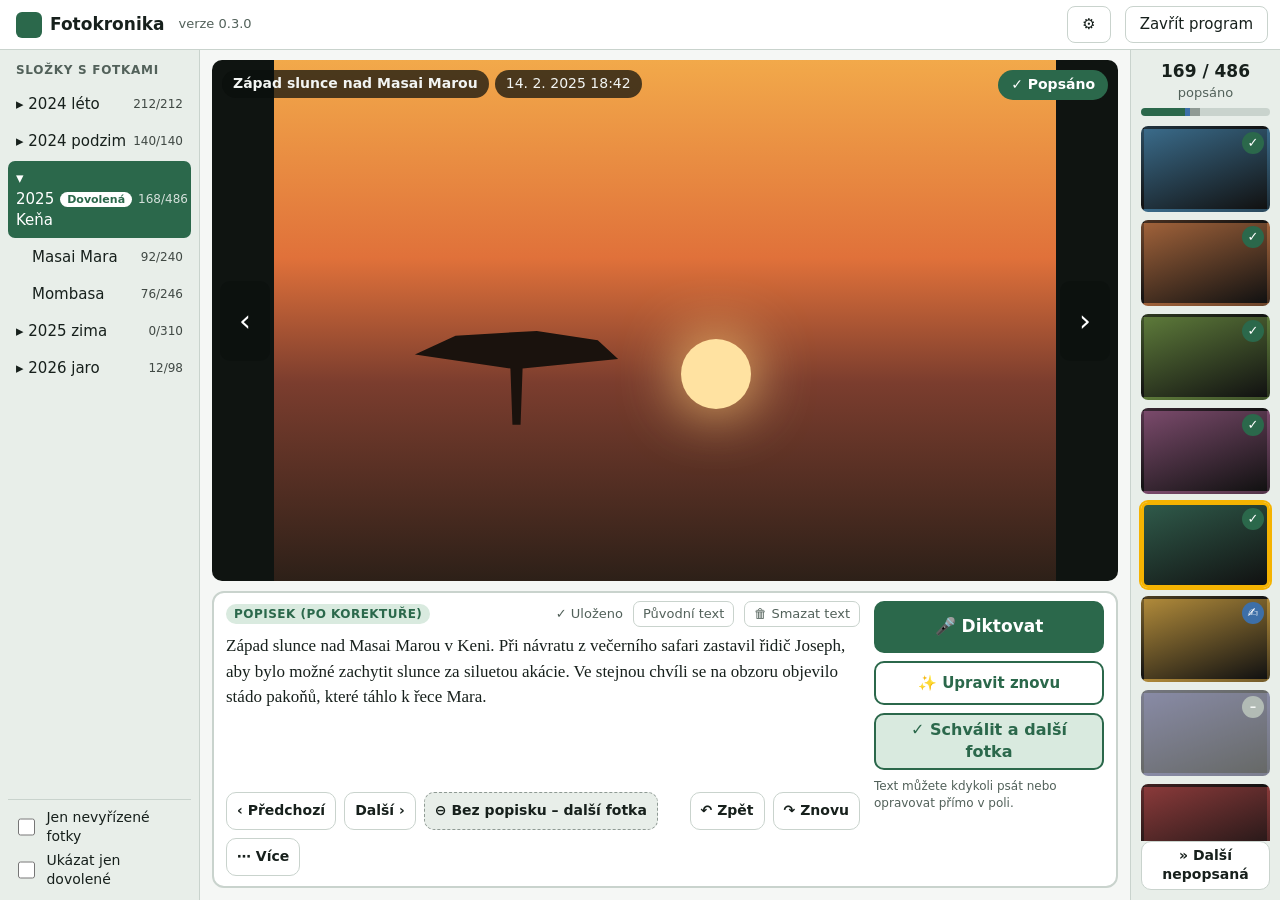
<file: docs/maketa/pracovna-v2.html>
<!doctype html>
<html lang="cs"><head><meta charset="utf-8"><meta name="viewport" content="width=device-width, initial-scale=1">
<title>Pracovna v2</title>
<style>
:root{--page:#dce3df;--win:#f5f7f5;--side:#e8eee9;--surface:#fff;--ink:#17201c;--muted:#52615a;--line:#c9d3cd;--accent:#2b684b;--accent-ink:#fff;--accent-soft:#d9eadf;--rec:#c22a2a;--rec-soft:#fbe2df;--warn:#8d5a0f;--warn-soft:#f6e8cf;--skip:#8f9a94;--sel:#f5b301;--manual:#3d6fa8;--stage:#0f1411;
--ui:'Segoe UI',system-ui,sans-serif;--text:Georgia,'Cambria',serif}
@media (prefers-color-scheme: dark){:root:not([data-theme="light"]){--page:#0a0e0c;--win:#141a17;--side:#101512;--surface:#1b231f;--ink:#e6eee9;--muted:#9db0a5;--line:#2b3631;--accent:#74c59a;--accent-ink:#0b1810;--accent-soft:#1e392b;--rec:#ff716a;--rec-soft:#3b1c1a;--warn:#e6b25e;--warn-soft:#3a2c15;--stage:#060807}}
*{box-sizing:border-box}html,body{height:100%;margin:0}
body{background:var(--win);color:var(--ink);font-family:var(--ui);font-size:15px;line-height:1.4}
button{font:inherit;color:inherit}
.app{height:100%;display:grid;grid-template-rows:auto minmax(0,1fr)}
.bar{display:flex;align-items:center;gap:14px;padding:6px 12px 6px 16px;border-bottom:1px solid var(--line);background:var(--surface)}
.brand{font-weight:700;font-size:17px;display:flex;align-items:center;gap:8px}
.logo{width:26px;height:26px;border-radius:6px;background:var(--accent)}
.ver{font-size:13px;color:var(--muted)}.sp{flex:1}
.close{border:1px solid var(--line);background:none;border-radius:8px;padding:7px 14px;font-size:15px}
.body{display:grid;grid-template-columns:clamp(200px,15vw,270px) minmax(0,1fr) clamp(150px,10vw,190px);min-height:0}
/* strom */
.side{background:var(--side);border-right:1px solid var(--line);padding:10px 8px;display:flex;flex-direction:column;gap:2px;min-height:0}
.side h2{margin:2px 8px 6px;font-size:12px;letter-spacing:.06em;text-transform:uppercase;color:var(--muted)}
.node{display:flex;gap:6px;align-items:center;padding:7px 8px;border-radius:7px;font-size:15px}
.node .c{margin-left:auto;font-size:12px;opacity:.8}
.node.cur{background:var(--accent);color:var(--accent-ink)}
.node.sub{padding-left:24px}
.tag{font-size:11px;font-weight:700;border-radius:99px;padding:0 7px;background:var(--warn-soft);color:var(--warn)}
.node.cur .tag{background:var(--accent-ink);color:var(--accent)}
.filters{margin-top:auto;border-top:1px solid var(--line);padding:8px 6px 0;display:grid;gap:4px;font-size:14px}
.filters label{display:flex;gap:8px;align-items:center}
.filters input{width:18px;height:18px;accent-color:var(--accent)}
/* střed */
.main{display:grid;grid-template-rows:minmax(0,1fr) auto;gap:10px;padding:10px 12px 12px;min-width:0;min-height:0}
.stage{position:relative;background:var(--stage);border-radius:10px;overflow:hidden;display:grid;place-items:center;min-height:0}
.stage .ph{height:100%;aspect-ratio:3/2;max-width:100%;background:linear-gradient(180deg,#f2a94a 0%,#e0713a 38%,#7b3d2e 62%,#2d2018 100%);position:relative}
.stage .ph::after{content:"";position:absolute;left:52%;bottom:33%;width:9%;aspect-ratio:1;border-radius:50%;background:#ffe2a1;box-shadow:0 0 60px #ffd27a}
.stage .ph::before{content:"";position:absolute;left:18%;bottom:30%;width:26%;height:18%;background:#1a120d;clip-path:polygon(48% 100%,52% 100%,53% 40%,100% 30%,90% 10%,60% 0,20% 5%,0 25%,47% 40%)}
.chips{position:absolute;left:10px;top:10px;display:flex;gap:6px}
.chip{background:rgba(10,14,12,.72);color:#f2f5f3;border-radius:99px;padding:4px 11px;font-size:14px}
.chip.t{font-weight:700}
.state{position:absolute;right:10px;top:10px;background:var(--accent);color:var(--accent-ink);border-radius:99px;padding:5px 13px;font-weight:700;font-size:14px}
.state.draft{background:var(--warn-soft);color:var(--warn)}
.nav{position:absolute;top:50%;transform:translateY(-50%);width:50px;height:80px;border:0;border-radius:10px;background:rgba(10,14,12,.5);color:#fff;font-size:30px}
.nav.l{left:8px}.nav.r{right:8px}
/* popisek pod fotkou */
.cap{background:var(--surface);border:2px solid var(--line);border-radius:12px;padding:8px 12px 10px;display:grid;grid-template-columns:minmax(0,1fr) clamp(230px,17vw,300px);grid-template-rows:auto minmax(0,1fr) auto;gap:6px 14px;height:clamp(230px,33vh,330px)}
.cap.rec{border-color:var(--rec);box-shadow:0 0 0 3px var(--rec-soft)}
.cap-h{grid-column:1;display:flex;align-items:center;gap:10px;font-size:13px;color:var(--muted)}
.mode{font-weight:700;letter-spacing:.04em;text-transform:uppercase;font-size:12px;padding:2px 8px;border-radius:99px;background:var(--accent-soft);color:var(--accent)}
.mode.r{background:var(--rec);color:#fff}
.cap-h .s{margin-left:auto}
.mini{border:1px solid var(--line);background:none;border-radius:7px;padding:3px 9px;font-size:13px;color:var(--muted)}
.txt{grid-column:1;font-family:var(--text);font-size:clamp(17px,1.15vw,21px);line-height:1.5;overflow:auto;padding-right:4px}
.txt .new{background:var(--rec-soft);border-radius:4px}
.caret{display:inline-block;width:2px;height:1.1em;background:var(--rec);vertical-align:-2px;animation:bl 1s steps(2) infinite}
@keyframes bl{50%{opacity:0}}
.acts{grid-column:2;grid-row:1/4;display:flex;flex-direction:column;gap:8px}
.b{display:flex;align-items:center;justify-content:center;gap:8px;border:2px solid var(--line);background:var(--surface);border-radius:10px;min-height:44px;font-size:15px;font-weight:600;padding:4px 10px;cursor:pointer}
.b.mic{background:var(--accent);border-color:var(--accent);color:var(--accent-ink);min-height:52px;font-size:17px}
.b.mic.on{background:var(--rec);border-color:var(--rec)}
.b.ai{border-color:var(--accent);color:var(--accent)}
.b.ok{background:var(--accent-soft);border-color:var(--accent);color:var(--accent);min-height:52px;font-size:16px}
.row2{display:grid;grid-template-columns:1fr 1fr;gap:8px}
.foot{grid-column:1;display:flex;gap:8px;align-items:center;flex-wrap:wrap}
.foot .b{min-height:38px;font-size:14px;border-width:1px}
.foot .skip{border-style:dashed;border-color:var(--skip);background:var(--side)}
.foot .sp{flex:1}
/* svislý pás miniatur vpravo */
.strip{border-left:1px solid var(--line);background:var(--side);display:grid;grid-template-rows:auto minmax(0,1fr) auto;min-height:0}
.prog{padding:10px 10px 6px;font-size:13px;color:var(--muted);text-align:center}
.prog b{display:block;font-size:17px;color:var(--ink)}
.bar2{height:8px;border-radius:99px;margin-top:6px;background:linear-gradient(90deg,var(--accent) 0 34%,var(--manual) 34% 38%,var(--skip) 38% 46%,var(--line) 46%)}
.thumbs{overflow:auto;padding:4px 10px 8px;display:flex;flex-direction:column;gap:8px}
.th{position:relative;flex:none;aspect-ratio:3/2;border-radius:7px;border:3px solid transparent;overflow:hidden}
.th.sel{border-color:var(--sel);box-shadow:0 0 0 2px var(--sel)}
.th .bd{position:absolute;right:3px;top:3px;width:22px;height:22px;border-radius:50%;display:grid;place-items:center;font-size:13px;font-weight:700;color:#fff;background:var(--accent)}
.th .bd.m{background:var(--manual)}.th .bd.k{background:var(--skip)}
.th.k{opacity:.6}
.nextu{margin:0 10px 10px;font-size:14px;min-height:40px;border-width:1px}
.legend{font-size:12px;color:var(--muted)}
</style></head>
<body>
<div class="app">
  <header class="bar"><div class="brand"><span class="logo"></span>Fotokronika</div><span class="ver">verze 0.3.0</span><span class="sp"></span><button class="close">⚙</button><button class="close">Zavřít program</button></header>
  <div class="body">
    <aside class="side">
      <h2>Složky s fotkami</h2>
      <div class="node">▸ 2024 léto <span class="c">212/212</span></div>
      <div class="node">▸ 2024 podzim <span class="c">140/140</span></div>
      <div class="node cur">▾ 2025 Keňa <span class="tag">Dovolená</span><span class="c">168/486</span></div>
      <div class="node sub">Masai Mara <span class="c">92/240</span></div>
      <div class="node sub">Mombasa <span class="c">76/246</span></div>
      <div class="node">▸ 2025 zima <span class="c">0/310</span></div>
      <div class="node">▸ 2026 jaro <span class="c">12/98</span></div>
      <div class="filters"><label><input type="checkbox"> Jen nevyřízené fotky</label><label><input type="checkbox"> Ukázat jen dovolené</label></div>
    </aside>
    <main class="main">
      <div class="stage"><div class="ph"></div>
        <div class="chips"><span class="chip t">Západ slunce nad Masai Marou</span><span class="chip">14. 2. 2025 18:42</span></div>
        <span class="state" id="st">✓ Popsáno</span>
        <button class="nav l">‹</button><button class="nav r">›</button>
      </div>
      <section class="cap" id="cap">
        <div class="cap-h"><span class="mode" id="mode">Popisek (po korektuře)</span><span id="stat"></span><span class="s">✓ Uloženo</span><button class="mini">Původní text</button><button class="mini">🗑 Smazat text</button></div>
        <div class="txt" id="txt">Západ slunce nad Masai Marou v Keni. Při návratu z večerního safari zastavil řidič Joseph, aby bylo možné zachytit slunce za siluetou akácie. Ve stejnou chvíli se na obzoru objevilo stádo pakoňů, které táhlo k řece Mara.</div>
        <div class="foot"><button class="b">‹ Předchozí</button><button class="b">Další ›</button><button class="b skip">⊖ Bez popisku – další fotka</button><span class="sp"></span><button class="b">↶ Zpět</button><button class="b">↷ Znovu</button><button class="b">⋯ Více</button></div>
        <div class="acts">
          <button class="b mic" id="mic">🎤 Diktovat</button>
          <button class="b ai" id="ai">✨ Upravit znovu</button>
          <button class="b ok">✓ Schválit a další fotka</button>
          <div class="legend" id="hint">Text můžete kdykoli psát nebo opravovat přímo v poli.</div>
        </div>
      </section>
    </main>
    <aside class="strip">
      <div class="prog"><b>169 / 486</b>popsáno<div class="bar2"></div></div>
      <div class="thumbs" id="thumbs"></div>
      <button class="b nextu">» Další nepopsaná</button>
    </aside>
  </div>
</div>
<script>
const cols=["#3a6b8a","#a0623a","#5d7a3a","#7a4a6b","#2f5a4a","#b08a3a","#4a4a7a","#8a3a3a"];
let h="";for(let i=0;i<12;i++){const s=i<5?"":i==5?"m":i==6?"k":"x";h+=`<div class="th ${i==4?'sel':''} ${s=='k'?'k':''}" style="background:linear-gradient(160deg,${cols[i%8]},#111)">${s==''?'<span class="bd">✓</span>':s=='m'?'<span class="bd m">✍</span>':s=='k'?'<span class="bd k">–</span>':''}</div>`}
document.getElementById("thumbs").innerHTML=h;
if(location.hash=="#rec"){
  document.getElementById("cap").classList.add("rec");
  document.getElementById("mode").className="mode r";document.getElementById("mode").textContent="● Diktujete 0:24";
  document.getElementById("stat").textContent="mluvte, text se objeví po větách";
  document.getElementById("st").className="state draft";document.getElementById("st").textContent="✎ Rozepsáno";
  document.getElementById("txt").innerHTML='Tak tohle je, to bylo v Keni, ne počkej, už Tanzanie, ne, Keňa, Masai Mara, večer, když jsme se vraceli ze safari a slunce zapadalo za akácii. Řidič Joseph tam zastavil, <span class="new">a pak tam táhlo to stádo pakoňů k řece</span><span class="caret"></span>';
  const m=document.getElementById("mic");m.classList.add("on");m.textContent="■ Zastavit 0:24";
  document.getElementById("ai").textContent="✨ Korektura";
  document.querySelector(".s").textContent="";
}
</script>
</body></html>
</file>
